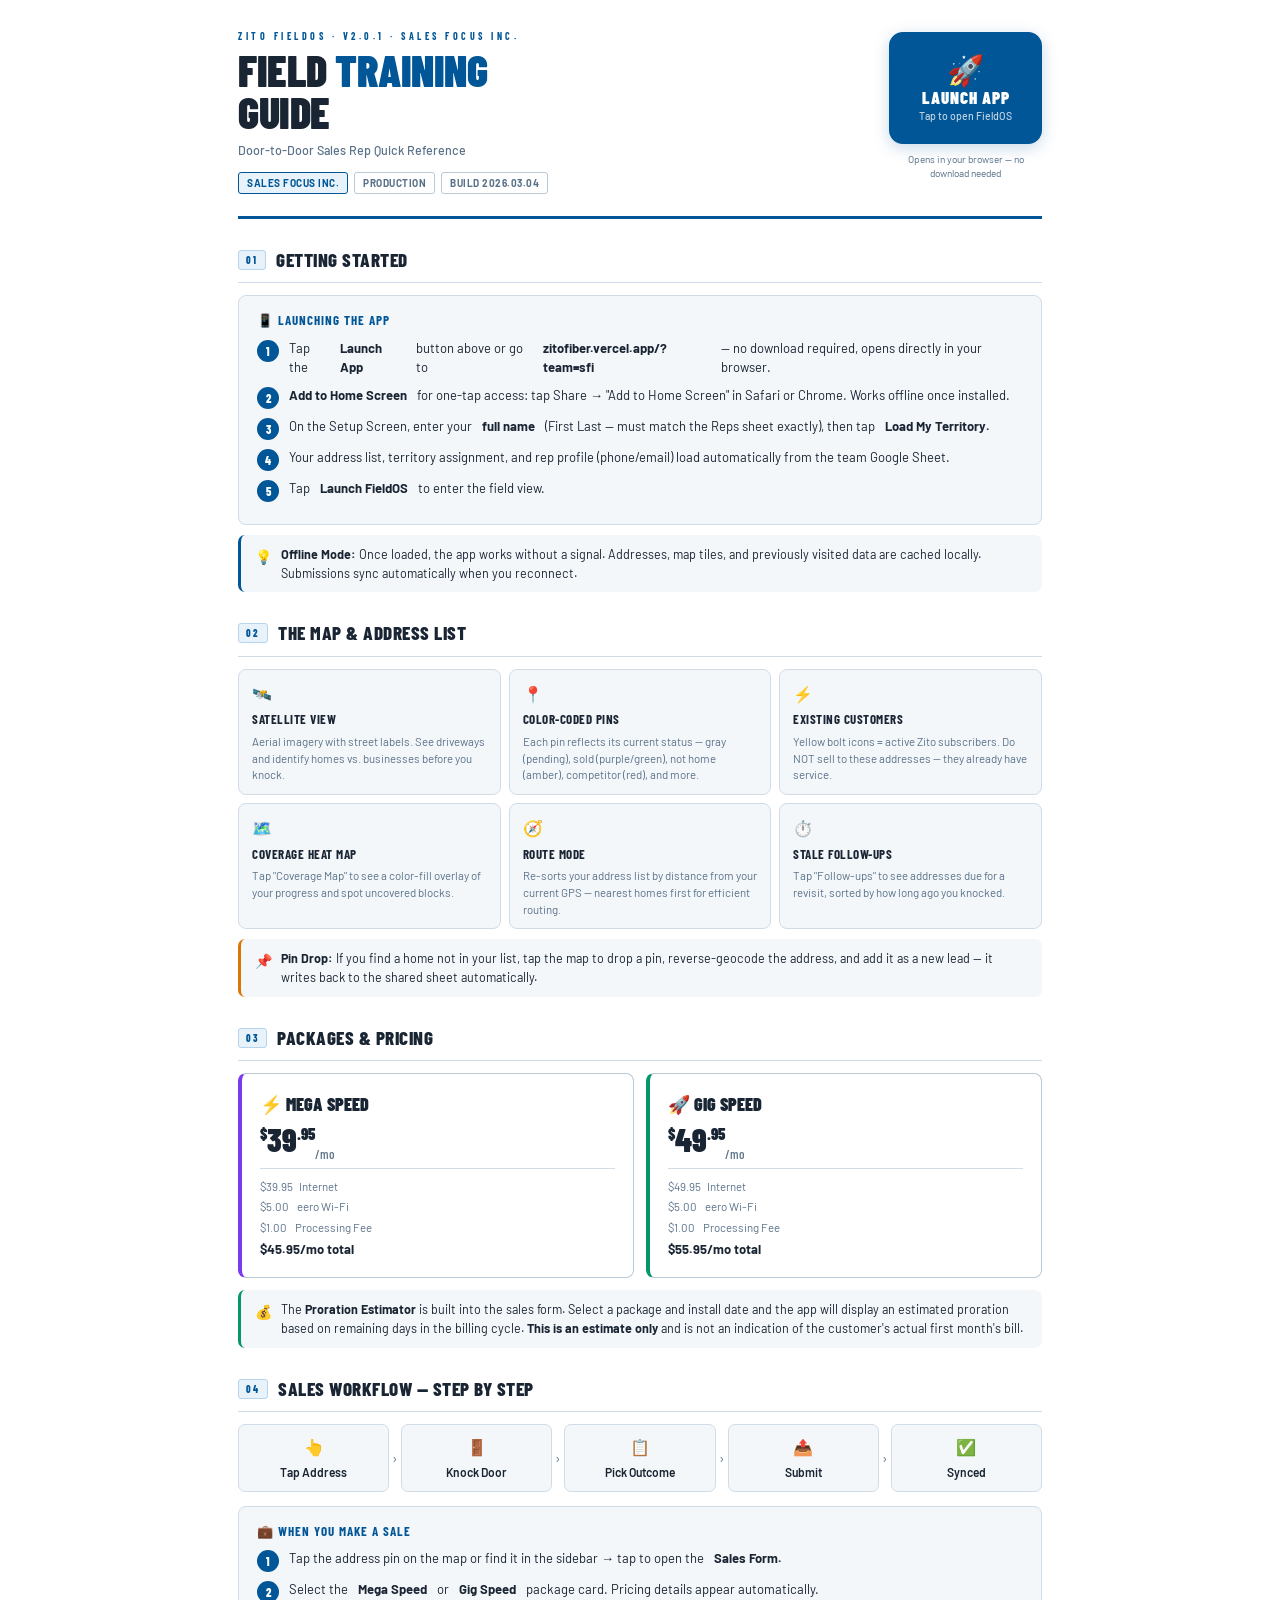
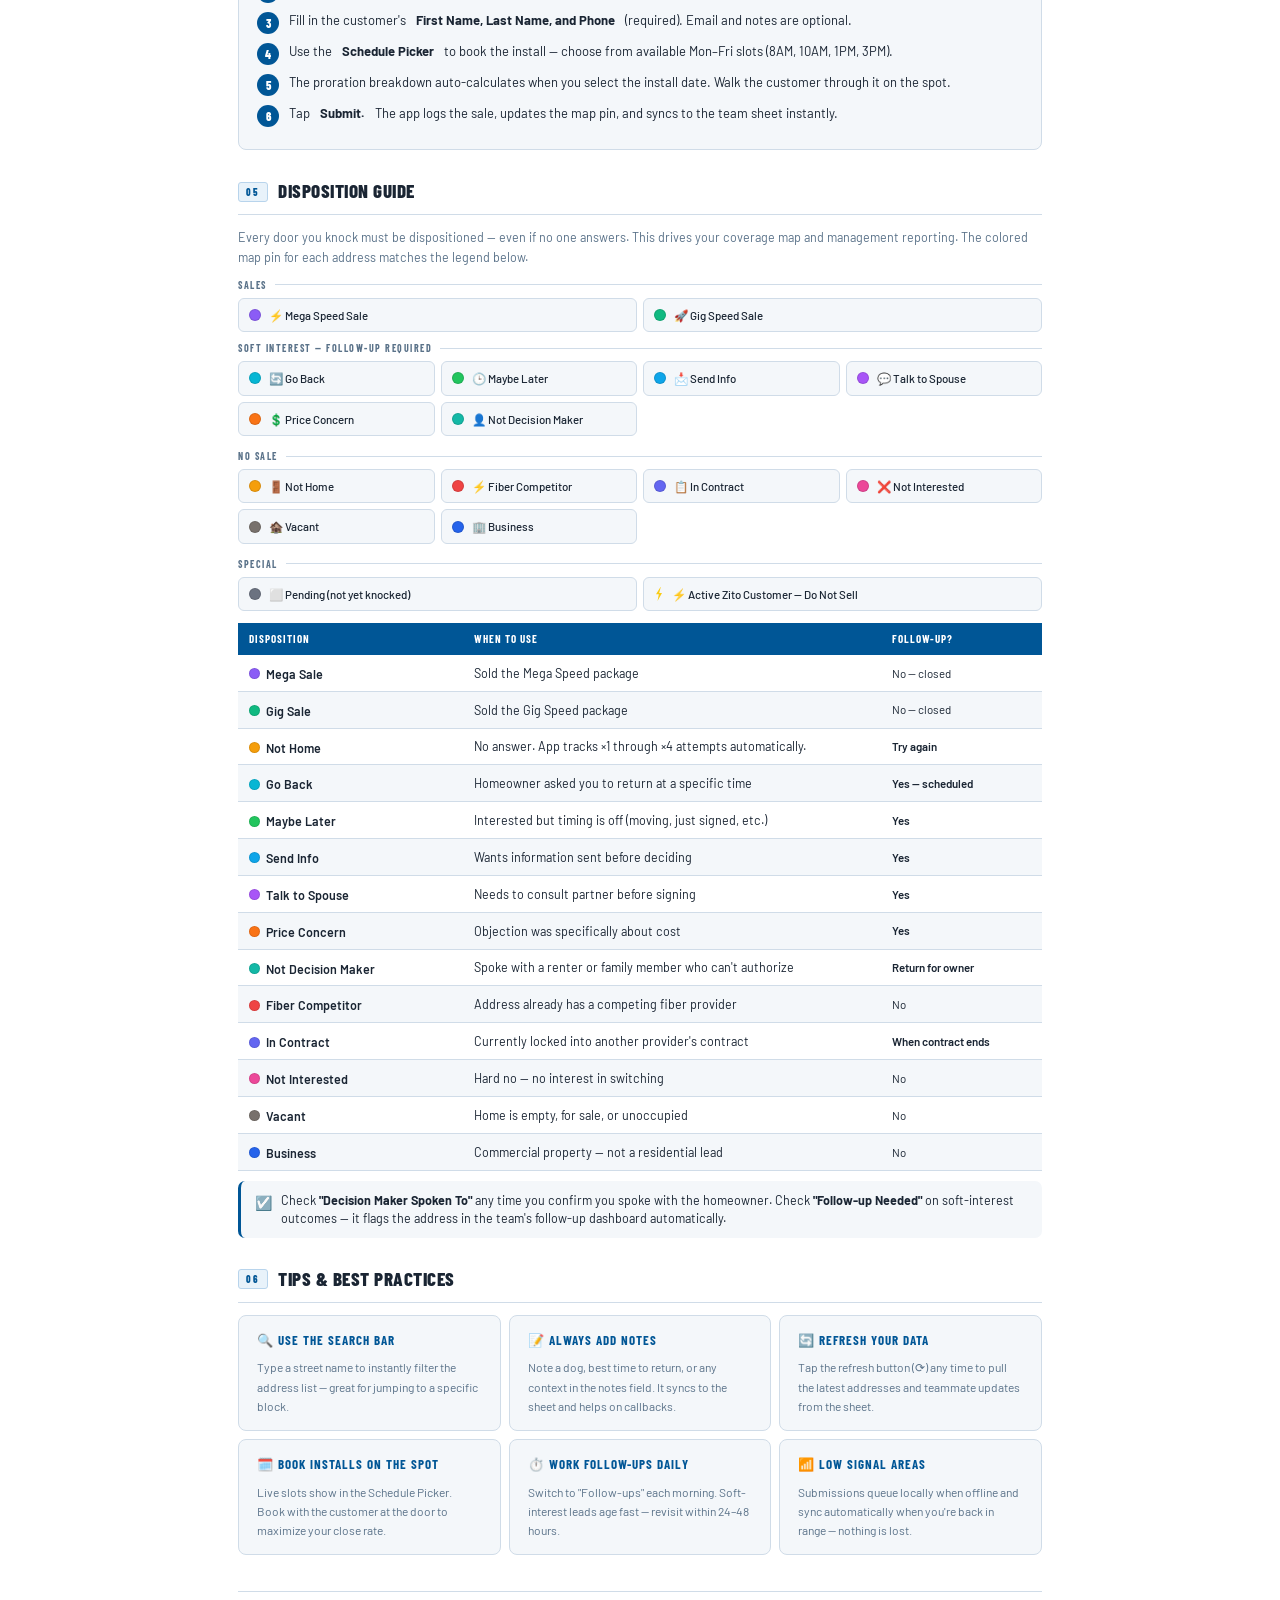
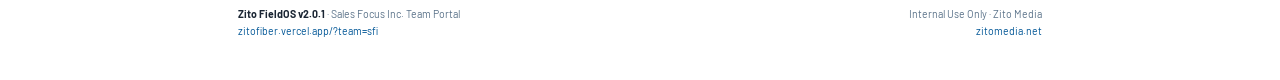
<file: training/index.html>
<!DOCTYPE html>
<html lang="en">
<head>
<meta charset="UTF-8">
<meta name="viewport" content="width=device-width, initial-scale=1.0">
<title>Zito FieldOS — Sales Focus Field Training Guide</title>
<link rel="preconnect" href="https://fonts.googleapis.com">
<link href="https://fonts.googleapis.com/css2?family=Barlow+Condensed:wght@400;600;700;800;900&family=Barlow:wght@400;500;600&display=swap" rel="stylesheet">
<style>
  :root {
    --blue:    #005696;
    --blue-lt: #e8f2fa;
    --border:  #d0dce8;
    --border2: #b8cad8;
    --text:    #1a2533;
    --muted:   #5a7289;
    --light:   #f4f7fa;
    --white:   #ffffff;
  }

  * { box-sizing: border-box; margin: 0; padding: 0; }

  body {
    background: #fff;
    color: var(--text);
    font-family: 'Barlow', sans-serif;
    font-size: 13.5px;
    line-height: 1.6;
    -webkit-print-color-adjust: exact;
    print-color-adjust: exact;
  }

  .page {
    max-width: 860px;
    margin: 0 auto;
    padding: 0 28px 40px;
  }

  /* ── HEADER ── */
  .header {
    border-bottom: 3px solid var(--blue);
    padding: 28px 0 22px;
    display: flex;
    align-items: flex-start;
    justify-content: space-between;
    gap: 24px;
  }
  .brand-line {
    font-family: 'Barlow Condensed', sans-serif;
    font-size: 10px;
    font-weight: 700;
    letter-spacing: 3.5px;
    text-transform: uppercase;
    color: var(--blue);
    margin-bottom: 5px;
  }
  .header h1 {
    font-family: 'Barlow Condensed', sans-serif;
    font-size: 44px;
    font-weight: 900;
    line-height: .95;
    color: var(--text);
    text-transform: uppercase;
    letter-spacing: -0.5px;
  }
  .header h1 span { color: var(--blue); }
  .header-sub {
    font-size: 12.5px;
    color: var(--muted);
    margin-top: 7px;
    font-weight: 500;
  }
  .header-badges {
    display: flex;
    flex-wrap: wrap;
    gap: 6px;
    margin-top: 12px;
  }
  .badge {
    border: 1px solid var(--border2);
    border-radius: 3px;
    padding: 2px 8px;
    font-size: 10px;
    font-weight: 700;
    letter-spacing: .5px;
    text-transform: uppercase;
    color: var(--muted);
  }
  .badge.blue { border-color: var(--blue); color: var(--blue); background: var(--blue-lt); }

  /* ── LAUNCH BUTTON ── */
  .header-cta {
    flex-shrink: 0;
    display: flex;
    flex-direction: column;
    align-items: center;
    gap: 8px;
    padding-top: 4px;
  }
  .launch-btn {
    display: flex;
    flex-direction: column;
    align-items: center;
    justify-content: center;
    gap: 5px;
    background: var(--blue);
    color: #fff;
    text-decoration: none;
    border-radius: 14px;
    padding: 20px 28px;
    min-width: 150px;
    text-align: center;
    box-shadow: 0 4px 16px rgba(0,86,150,.22);
    border: 2px solid var(--blue);
    transition: background .15s, transform .1s, box-shadow .15s;
  }
  .launch-btn:hover  { background: #004a80; box-shadow: 0 6px 22px rgba(0,86,150,.32); }
  .launch-btn:active { background: #003d6b; transform: scale(.98); }
  .launch-btn-icon  { font-size: 30px; line-height: 1; }
  .launch-btn-label {
    font-family: 'Barlow Condensed', sans-serif;
    font-size: 17px;
    font-weight: 900;
    text-transform: uppercase;
    letter-spacing: 1px;
    line-height: 1;
  }
  .launch-btn-sub {
    font-size: 10.5px;
    opacity: .75;
    line-height: 1;
    font-weight: 500;
  }
  .cta-hint {
    font-size: 10px;
    color: var(--muted);
    text-align: center;
    max-width: 150px;
    line-height: 1.4;
  }

  /* ── SECTIONS ── */
  .page-body { padding-top: 26px; }
  .section { margin-bottom: 26px; }
  .section-head {
    display: flex;
    align-items: center;
    gap: 10px;
    margin-bottom: 12px;
    padding-bottom: 7px;
    border-bottom: 1.5px solid var(--border);
  }
  .section-num {
    font-family: 'Barlow Condensed', sans-serif;
    font-size: 10px;
    font-weight: 800;
    letter-spacing: 2px;
    color: var(--blue);
    background: var(--blue-lt);
    border: 1px solid #b8d4ec;
    border-radius: 3px;
    padding: 1px 7px;
    text-transform: uppercase;
  }
  .section-title {
    font-family: 'Barlow Condensed', sans-serif;
    font-size: 19px;
    font-weight: 800;
    text-transform: uppercase;
    letter-spacing: .5px;
    color: var(--text);
  }

  /* ── CARDS ── */
  .card {
    background: var(--light);
    border: 1px solid var(--border);
    border-radius: 8px;
    padding: 14px 18px;
    margin-bottom: 10px;
  }
  .card-title {
    font-family: 'Barlow Condensed', sans-serif;
    font-size: 13px;
    font-weight: 700;
    text-transform: uppercase;
    letter-spacing: 1px;
    color: var(--blue);
    margin-bottom: 8px;
  }

  .step-list { counter-reset: step; list-style: none; }
  .step-list li {
    counter-increment: step;
    display: flex;
    align-items: flex-start;
    gap: 10px;
    margin-bottom: 8px;
    font-size: 13px;
    line-height: 1.5;
  }
  .step-list li::before {
    content: counter(step);
    flex-shrink: 0;
    width: 22px; height: 22px;
    border-radius: 50%;
    background: var(--blue);
    color: #fff;
    font-family: 'Barlow Condensed', sans-serif;
    font-weight: 800;
    font-size: 12px;
    display: flex;
    align-items: center;
    justify-content: center;
    margin-top: 1px;
  }

  /* ── PACKAGES ── */
  .pkg-grid {
    display: grid;
    grid-template-columns: 1fr 1fr;
    gap: 12px;
    margin-bottom: 12px;
  }
  .pkg-card {
    border: 1.5px solid var(--border2);
    border-radius: 8px;
    padding: 16px 18px;
  }
  .pkg-card.mega { border-left: 4px solid #7c3aed; }
  .pkg-card.gig  { border-left: 4px solid #059669; }
  .pkg-name {
    font-family: 'Barlow Condensed', sans-serif;
    font-size: 18px; font-weight: 900;
    text-transform: uppercase;
    color: var(--text); margin-bottom: 4px;
  }
  .pkg-price {
    font-family: 'Barlow Condensed', sans-serif;
    font-size: 32px; font-weight: 900;
    color: var(--text); line-height: 1; margin: 4px 0;
  }
  .pkg-price sup { font-size: 16px; vertical-align: super; }
  .pkg-price sub { font-size: 13px; font-weight: 500; color: var(--muted); }
  .pkg-breakdown {
    font-size: 11.5px; color: var(--muted);
    margin-top: 6px; line-height: 1.8;
    border-top: 1px solid var(--border); padding-top: 7px;
  }
  .pkg-breakdown .total { font-weight: 700; color: var(--text); font-size: 13px; }

  /* ── MAP FEATURES ── */
  .feature-grid {
    display: grid;
    grid-template-columns: 1fr 1fr 1fr;
    gap: 8px;
  }
  .feature-item {
    border: 1px solid var(--border);
    border-radius: 8px;
    padding: 11px 13px;
    background: var(--light);
  }
  .feature-icon { font-size: 16px; margin-bottom: 3px; }
  .feature-title {
    font-family: 'Barlow Condensed', sans-serif;
    font-size: 13px; font-weight: 700;
    text-transform: uppercase; letter-spacing: .5px;
    color: var(--text); margin-bottom: 3px;
  }
  .feature-desc { font-size: 11.5px; color: var(--muted); line-height: 1.45; }

  /* ── TIP BOXES ── */
  .tip-box {
    border-radius: 7px; padding: 10px 14px;
    display: flex; gap: 9px;
    align-items: flex-start;
    font-size: 12.5px; line-height: 1.5;
    border-left: 3px solid; background: var(--light);
  }
  .tip-box.blue  { border-color: var(--blue); }
  .tip-box.green { border-color: #059669; }
  .tip-box.amber { border-color: #d97706; }
  .tip-box .tip-icon { font-size: 14px; flex-shrink: 0; margin-top: 1px; }

  /* ── WORKFLOW ── */
  .flow {
    display: flex; align-items: stretch;
    flex-wrap: nowrap; margin-bottom: 14px;
  }
  .flow-step {
    background: var(--light); border: 1px solid var(--border);
    border-radius: 7px; padding: 9px 12px;
    font-size: 12px; font-weight: 600;
    text-align: center; flex: 1; min-width: 80px;
  }
  .flow-step .fs-icon { font-size: 16px; display: block; margin-bottom: 3px; }
  .flow-arrow {
    display: flex; align-items: center; justify-content: center;
    color: var(--muted); font-size: 14px; padding: 0 3px; flex-shrink: 0;
  }

  /* ── DISPOSITIONS ── */
  .rules-table { width: 100%; border-collapse: collapse; font-size: 12.5px; }
  .rules-table th {
    background: var(--blue); color: #fff;
    font-family: 'Barlow Condensed', sans-serif;
    font-size: 11px; text-transform: uppercase; letter-spacing: 1px;
    padding: 7px 11px; text-align: left; font-weight: 700;
  }
  .rules-table td {
    padding: 7px 11px; border-bottom: 1px solid var(--border);
    vertical-align: middle; color: var(--text);
  }
  .rules-table tr:nth-child(even) td { background: var(--light); }
  .followup-yes   { color: #1a6b3c; font-weight: 600; font-size: 11.5px; }
  .followup-no    { color: var(--muted); font-size: 11.5px; }
  .followup-maybe { color: #7a4f00; font-weight: 600; font-size: 11.5px; }

  .tips-grid { display: grid; grid-template-columns: 1fr 1fr 1fr; gap: 8px; }

  /* ── LEGEND ── */
  .legend-grid {
    display: grid; grid-template-columns: repeat(4, 1fr);
    gap: 6px; margin-bottom: 12px;
  }
  .legend-item {
    display: flex; align-items: center; gap: 8px;
    padding: 7px 10px; border: 1px solid var(--border);
    border-radius: 6px; background: var(--light);
    font-size: 11.5px; font-weight: 500;
  }
  .legend-dot {
    width: 12px; height: 12px; border-radius: 50%;
    flex-shrink: 0; border: 1px solid rgba(0,0,0,.12);
  }
  .legend-bolt {
    width: 10px; height: 14px; flex-shrink: 0;
    clip-path: polygon(65% 0%,20% 52%,48% 52%,35% 100%,80% 42%,52% 42%,68% 0%);
  }
  .legend-group-label {
    font-family: 'Barlow Condensed', sans-serif;
    font-size: 10px; font-weight: 700;
    text-transform: uppercase; letter-spacing: 1.5px;
    color: var(--muted); margin: 8px 0 5px;
    display: flex; align-items: center; gap: 8px;
  }
  .legend-group-label::after {
    content: ''; flex: 1; height: 1px; background: var(--border);
  }
  .dispo-row-dot {
    width: 11px; height: 11px; border-radius: 50%;
    display: inline-block; vertical-align: middle;
    margin-right: 6px; border: 1px solid rgba(0,0,0,.1);
  }
  .dispo-label { font-size: 12.5px; font-weight: 600; vertical-align: middle; }

  /* ── FOOTER ── */
  .footer {
    margin-top: 36px; padding-top: 14px;
    border-top: 1.5px solid var(--border);
    display: flex; justify-content: space-between; align-items: center;
    font-size: 10.5px; color: var(--muted);
  }
  .footer strong { color: var(--text); }
  .footer a { color: var(--blue); text-decoration: none; }

  /* ── PRINT ── */
  @media print {
    @page { margin: 0.6in 0.55in; }
    body { font-size: 12.5px; }
    .header h1 { font-size: 38px; }
    .section { page-break-inside: avoid; }
    .pkg-grid, .rules-table tr { page-break-inside: avoid; }
    .rules-table { page-break-inside: auto; }
    .launch-btn { box-shadow: none !important; }
  }

  /* ── MOBILE ── */
  @media (max-width: 600px) {
    .page { padding: 0 16px 32px; }
    .header { flex-direction: column; gap: 0; }
    .header h1 { font-size: 36px; }
    .header-cta {
      flex-direction: row;
      align-items: center;
      justify-content: flex-start;
      width: 100%;
      margin-top: 16px;
      padding-top: 16px;
      border-top: 1px solid var(--border);
      gap: 12px;
    }
    .launch-btn {
      flex-direction: row;
      padding: 14px 20px;
      gap: 10px;
      min-width: unset;
      flex: 1;
      border-radius: 10px;
    }
    .launch-btn-icon { font-size: 22px; }
    .cta-hint { text-align: left; max-width: 140px; }
    .feature-grid { grid-template-columns: 1fr 1fr; }
    .pkg-grid { grid-template-columns: 1fr; }
    .legend-grid { grid-template-columns: repeat(2, 1fr); }
    .tips-grid { grid-template-columns: 1fr 1fr; }
    .flow { flex-wrap: wrap; gap: 6px; }
    .flow-arrow { display: none; }
    .flow-step { min-width: calc(50% - 4px); flex: unset; }
    .rules-table th:last-child,
    .rules-table td:last-child { display: none; }
  }
</style>
</head>
<body>
<div class="page">

  <div class="header">
    <div class="header-left">
      <div class="brand-line">Zito FieldOS · v2.0.1 · Sales Focus Inc.</div>
      <h1>Field <span>Training</span><br>Guide</h1>
      <div class="header-sub">Door-to-Door Sales Rep Quick Reference</div>
      <div class="header-badges">
        <span class="badge blue">Sales Focus Inc.</span>
        <span class="badge">Production</span>
        <span class="badge">Build 2026.03.04</span>
      </div>
    </div>
    <div class="header-cta">
      <a class="launch-btn" href="https://zitofiber.vercel.app/?team=sfi" target="_blank" rel="noopener">
        <span class="launch-btn-icon">🚀</span>
        <span class="launch-btn-label">Launch App</span>
        <span class="launch-btn-sub">Tap to open FieldOS</span>
      </a>
      <div class="cta-hint">Opens in your browser — no download needed</div>
    </div>
  </div>

  <div class="page-body">

    <!-- 01 GETTING STARTED -->
    <div class="section">
      <div class="section-head">
        <span class="section-num">01</span>
        <span class="section-title">Getting Started</span>
      </div>
      <div class="card">
        <div class="card-title">📱 Launching the App</div>
        <ol class="step-list">
          <li>Tap the <strong>Launch App</strong> button above or go to <strong>zitofiber.vercel.app/?team=sfi</strong> — no download required, opens directly in your browser.</li>
          <li><strong>Add to Home Screen</strong> for one-tap access: tap Share → "Add to Home Screen" in Safari or Chrome. Works offline once installed.</li>
          <li>On the Setup Screen, enter your <strong>full name</strong> (First Last — must match the Reps sheet exactly), then tap <strong>Load My Territory.</strong></li>
          <li>Your address list, territory assignment, and rep profile (phone/email) load automatically from the team Google Sheet.</li>
          <li>Tap <strong>Launch FieldOS</strong> to enter the field view.</li>
        </ol>
      </div>
      <div class="tip-box blue">
        <span class="tip-icon">💡</span>
        <div><strong>Offline Mode:</strong> Once loaded, the app works without a signal. Addresses, map tiles, and previously visited data are cached locally. Submissions sync automatically when you reconnect.</div>
      </div>
    </div>

    <!-- 02 MAP & ADDRESS LIST -->
    <div class="section">
      <div class="section-head">
        <span class="section-num">02</span>
        <span class="section-title">The Map & Address List</span>
      </div>
      <div class="feature-grid">
        <div class="feature-item">
          <div class="feature-icon">🛰️</div>
          <div class="feature-title">Satellite View</div>
          <div class="feature-desc">Aerial imagery with street labels. See driveways and identify homes vs. businesses before you knock.</div>
        </div>
        <div class="feature-item">
          <div class="feature-icon">📍</div>
          <div class="feature-title">Color-Coded Pins</div>
          <div class="feature-desc">Each pin reflects its current status — gray (pending), sold (purple/green), not home (amber), competitor (red), and more.</div>
        </div>
        <div class="feature-item">
          <div class="feature-icon">⚡</div>
          <div class="feature-title">Existing Customers</div>
          <div class="feature-desc">Yellow bolt icons = active Zito subscribers. Do NOT sell to these addresses — they already have service.</div>
        </div>
        <div class="feature-item">
          <div class="feature-icon">🗺️</div>
          <div class="feature-title">Coverage Heat Map</div>
          <div class="feature-desc">Tap "Coverage Map" to see a color-fill overlay of your progress and spot uncovered blocks.</div>
        </div>
        <div class="feature-item">
          <div class="feature-icon">🧭</div>
          <div class="feature-title">Route Mode</div>
          <div class="feature-desc">Re-sorts your address list by distance from your current GPS — nearest homes first for efficient routing.</div>
        </div>
        <div class="feature-item">
          <div class="feature-icon">⏱️</div>
          <div class="feature-title">Stale Follow-ups</div>
          <div class="feature-desc">Tap "Follow-ups" to see addresses due for a revisit, sorted by how long ago you knocked.</div>
        </div>
      </div>
      <div style="margin-top:10px">
        <div class="tip-box amber">
          <span class="tip-icon">📌</span>
          <div><strong>Pin Drop:</strong> If you find a home not in your list, tap the map to drop a pin, reverse-geocode the address, and add it as a new lead — it writes back to the shared sheet automatically.</div>
        </div>
      </div>
    </div>

    <!-- 03 PACKAGES & PRICING -->
    <div class="section">
      <div class="section-head">
        <span class="section-num">03</span>
        <span class="section-title">Packages & Pricing</span>
      </div>
      <div class="pkg-grid">
        <div class="pkg-card mega">
          <div class="pkg-name">⚡ Mega Speed</div>
          <div class="pkg-price"><sup>$</sup>39<sup>.95</sup><sub>/mo</sub></div>
          <div class="pkg-breakdown">
            $39.95 &nbsp; Internet<br>
            $5.00 &nbsp;&nbsp; eero Wi-Fi<br>
            $1.00 &nbsp;&nbsp; Processing Fee<br>
            <span class="total">$45.95/mo total</span>
          </div>
        </div>
        <div class="pkg-card gig">
          <div class="pkg-name">🚀 Gig Speed</div>
          <div class="pkg-price"><sup>$</sup>49<sup>.95</sup><sub>/mo</sub></div>
          <div class="pkg-breakdown">
            $49.95 &nbsp; Internet<br>
            $5.00 &nbsp;&nbsp; eero Wi-Fi<br>
            $1.00 &nbsp;&nbsp; Processing Fee<br>
            <span class="total">$55.95/mo total</span>
          </div>
        </div>
      </div>
      <div class="tip-box green">
        <span class="tip-icon">💰</span>
        <div>The <strong>Proration Estimator</strong> is built into the sales form. Select a package and install date and the app will display an estimated proration based on remaining days in the billing cycle. <strong>This is an estimate only</strong> and is not an indication of the customer's actual first month's bill.</div>
      </div>
    </div>

    <!-- 04 SALES WORKFLOW -->
    <div class="section">
      <div class="section-head">
        <span class="section-num">04</span>
        <span class="section-title">Sales Workflow — Step by Step</span>
      </div>
      <div class="flow">
        <div class="flow-step"><span class="fs-icon">👆</span>Tap Address</div>
        <div class="flow-arrow">›</div>
        <div class="flow-step"><span class="fs-icon">🚪</span>Knock Door</div>
        <div class="flow-arrow">›</div>
        <div class="flow-step"><span class="fs-icon">📋</span>Pick Outcome</div>
        <div class="flow-arrow">›</div>
        <div class="flow-step"><span class="fs-icon">📤</span>Submit</div>
        <div class="flow-arrow">›</div>
        <div class="flow-step"><span class="fs-icon">✅</span>Synced</div>
      </div>
      <div class="card">
        <div class="card-title">💼 When You Make a Sale</div>
        <ol class="step-list">
          <li>Tap the address pin on the map or find it in the sidebar → tap to open the <strong>Sales Form.</strong></li>
          <li>Select the <strong>Mega Speed</strong> or <strong>Gig Speed</strong> package card. Pricing details appear automatically.</li>
          <li>Fill in the customer's <strong>First Name, Last Name, and Phone</strong> (required). Email and notes are optional.</li>
          <li>Use the <strong>Schedule Picker</strong> to book the install — choose from available Mon–Fri slots (8AM, 10AM, 1PM, 3PM).</li>
          <li>The proration breakdown auto-calculates when you select the install date. Walk the customer through it on the spot.</li>
          <li>Tap <strong>Submit.</strong> The app logs the sale, updates the map pin, and syncs to the team sheet instantly.</li>
        </ol>
      </div>
    </div>

    <!-- 05 DISPOSITIONS -->
    <div class="section">
      <div class="section-head">
        <span class="section-num">05</span>
        <span class="section-title">Disposition Guide</span>
      </div>
      <p style="font-size:12.5px;color:var(--muted);margin-bottom:10px">Every door you knock must be dispositioned — even if no one answers. This drives your coverage map and management reporting. The colored map pin for each address matches the legend below.</p>

      <div class="legend-group-label">Sales</div>
      <div class="legend-grid" style="grid-template-columns: repeat(2,1fr); margin-bottom:6px;">
        <div class="legend-item"><div class="legend-dot" style="background:#8b5cf6"></div>⚡ Mega Speed Sale</div>
        <div class="legend-item"><div class="legend-dot" style="background:#10b981"></div>🚀 Gig Speed Sale</div>
      </div>

      <div class="legend-group-label">Soft Interest — Follow-up Required</div>
      <div class="legend-grid">
        <div class="legend-item"><div class="legend-dot" style="background:#06b6d4"></div>🔄 Go Back</div>
        <div class="legend-item"><div class="legend-dot" style="background:#22c55e"></div>🕒 Maybe Later</div>
        <div class="legend-item"><div class="legend-dot" style="background:#0ea5e9"></div>📩 Send Info</div>
        <div class="legend-item"><div class="legend-dot" style="background:#a855f7"></div>💬 Talk to Spouse</div>
        <div class="legend-item"><div class="legend-dot" style="background:#f97316"></div>💲 Price Concern</div>
        <div class="legend-item"><div class="legend-dot" style="background:#14b8a6"></div>👤 Not Decision Maker</div>
      </div>

      <div class="legend-group-label">No Sale</div>
      <div class="legend-grid">
        <div class="legend-item"><div class="legend-dot" style="background:#f59e0b"></div>🚪 Not Home</div>
        <div class="legend-item"><div class="legend-dot" style="background:#ef4444"></div>⚡ Fiber Competitor</div>
        <div class="legend-item"><div class="legend-dot" style="background:#6366f1"></div>📋 In Contract</div>
        <div class="legend-item"><div class="legend-dot" style="background:#ec4899"></div>❌ Not Interested</div>
        <div class="legend-item"><div class="legend-dot" style="background:#78716c"></div>🏚️ Vacant</div>
        <div class="legend-item"><div class="legend-dot" style="background:#2563eb"></div>🏢 Business</div>
      </div>

      <div class="legend-group-label">Special</div>
      <div class="legend-grid" style="grid-template-columns: repeat(2,1fr); margin-bottom:12px;">
        <div class="legend-item"><div class="legend-dot" style="background:#6b7280"></div>⬜ Pending (not yet knocked)</div>
        <div class="legend-item"><div class="legend-bolt" style="background:#facc15"></div>⚡ Active Zito Customer — Do Not Sell</div>
      </div>

      <table class="rules-table">
        <thead>
          <tr>
            <th style="width:28%">Disposition</th>
            <th style="width:52%">When to Use</th>
            <th style="width:20%">Follow-Up?</th>
          </tr>
        </thead>
        <tbody>
          <tr>
            <td><span class="dispo-row-dot" style="background:#8b5cf6"></span><span class="dispo-label">Mega Sale</span></td>
            <td>Sold the Mega Speed package</td>
            <td class="followup-no">No — closed</td>
          </tr>
          <tr>
            <td><span class="dispo-row-dot" style="background:#10b981"></span><span class="dispo-label">Gig Sale</span></td>
            <td>Sold the Gig Speed package</td>
            <td class="followup-no">No — closed</td>
          </tr>
          <tr>
            <td><span class="dispo-row-dot" style="background:#f59e0b"></span><span class="dispo-label">Not Home</span></td>
            <td>No answer. App tracks ×1 through ×4 attempts automatically.</td>
            <td class="followup-maybe">Try again</td>
          </tr>
          <tr>
            <td><span class="dispo-row-dot" style="background:#06b6d4"></span><span class="dispo-label">Go Back</span></td>
            <td>Homeowner asked you to return at a specific time</td>
            <td class="followup-yes">Yes — scheduled</td>
          </tr>
          <tr>
            <td><span class="dispo-row-dot" style="background:#22c55e"></span><span class="dispo-label">Maybe Later</span></td>
            <td>Interested but timing is off (moving, just signed, etc.)</td>
            <td class="followup-yes">Yes</td>
          </tr>
          <tr>
            <td><span class="dispo-row-dot" style="background:#0ea5e9"></span><span class="dispo-label">Send Info</span></td>
            <td>Wants information sent before deciding</td>
            <td class="followup-yes">Yes</td>
          </tr>
          <tr>
            <td><span class="dispo-row-dot" style="background:#a855f7"></span><span class="dispo-label">Talk to Spouse</span></td>
            <td>Needs to consult partner before signing</td>
            <td class="followup-yes">Yes</td>
          </tr>
          <tr>
            <td><span class="dispo-row-dot" style="background:#f97316"></span><span class="dispo-label">Price Concern</span></td>
            <td>Objection was specifically about cost</td>
            <td class="followup-yes">Yes</td>
          </tr>
          <tr>
            <td><span class="dispo-row-dot" style="background:#14b8a6"></span><span class="dispo-label">Not Decision Maker</span></td>
            <td>Spoke with a renter or family member who can't authorize</td>
            <td class="followup-yes">Return for owner</td>
          </tr>
          <tr>
            <td><span class="dispo-row-dot" style="background:#ef4444"></span><span class="dispo-label">Fiber Competitor</span></td>
            <td>Address already has a competing fiber provider</td>
            <td class="followup-no">No</td>
          </tr>
          <tr>
            <td><span class="dispo-row-dot" style="background:#6366f1"></span><span class="dispo-label">In Contract</span></td>
            <td>Currently locked into another provider's contract</td>
            <td class="followup-maybe">When contract ends</td>
          </tr>
          <tr>
            <td><span class="dispo-row-dot" style="background:#ec4899"></span><span class="dispo-label">Not Interested</span></td>
            <td>Hard no — no interest in switching</td>
            <td class="followup-no">No</td>
          </tr>
          <tr>
            <td><span class="dispo-row-dot" style="background:#78716c"></span><span class="dispo-label">Vacant</span></td>
            <td>Home is empty, for sale, or unoccupied</td>
            <td class="followup-no">No</td>
          </tr>
          <tr>
            <td><span class="dispo-row-dot" style="background:#2563eb"></span><span class="dispo-label">Business</span></td>
            <td>Commercial property — not a residential lead</td>
            <td class="followup-no">No</td>
          </tr>
        </tbody>
      </table>

      <div style="margin-top:10px">
        <div class="tip-box blue">
          <span class="tip-icon">☑️</span>
          <div>Check <strong>"Decision Maker Spoken To"</strong> any time you confirm you spoke with the homeowner. Check <strong>"Follow-up Needed"</strong> on soft-interest outcomes — it flags the address in the team's follow-up dashboard automatically.</div>
        </div>
      </div>
    </div>

    <!-- 06 TIPS & BEST PRACTICES -->
    <div class="section">
      <div class="section-head">
        <span class="section-num">06</span>
        <span class="section-title">Tips & Best Practices</span>
      </div>
      <div class="tips-grid">
        <div class="card" style="margin-bottom:0">
          <div class="card-title">🔍 Use the Search Bar</div>
          <p style="font-size:12px;color:var(--muted)">Type a street name to instantly filter the address list — great for jumping to a specific block.</p>
        </div>
        <div class="card" style="margin-bottom:0">
          <div class="card-title">📝 Always Add Notes</div>
          <p style="font-size:12px;color:var(--muted)">Note a dog, best time to return, or any context in the notes field. It syncs to the sheet and helps on callbacks.</p>
        </div>
        <div class="card" style="margin-bottom:0">
          <div class="card-title">🔄 Refresh Your Data</div>
          <p style="font-size:12px;color:var(--muted)">Tap the refresh button (⟳) any time to pull the latest addresses and teammate updates from the sheet.</p>
        </div>
        <div class="card" style="margin-bottom:0">
          <div class="card-title">🗓️ Book Installs on the Spot</div>
          <p style="font-size:12px;color:var(--muted)">Live slots show in the Schedule Picker. Book with the customer at the door to maximize your close rate.</p>
        </div>
        <div class="card" style="margin-bottom:0">
          <div class="card-title">⏱️ Work Follow-ups Daily</div>
          <p style="font-size:12px;color:var(--muted)">Switch to "Follow-ups" each morning. Soft-interest leads age fast — revisit within 24–48 hours.</p>
        </div>
        <div class="card" style="margin-bottom:0">
          <div class="card-title">📶 Low Signal Areas</div>
          <p style="font-size:12px;color:var(--muted)">Submissions queue locally when offline and sync automatically when you're back in range — nothing is lost.</p>
        </div>
      </div>
    </div>

    <!-- FOOTER -->
    <div class="footer">
      <div>
        <strong>Zito FieldOS v2.0.1</strong> · Sales Focus Inc. Team Portal<br>
        <a href="https://zitofiber.vercel.app/?team=sfi">zitofiber.vercel.app/?team=sfi</a>
      </div>
      <div style="text-align:right">
        Internal Use Only · Zito Media<br>
        <a href="https://www.zitomedia.net">zitomedia.net</a>
      </div>
    </div>

  </div>
</div>
</body>
</html>
</file>
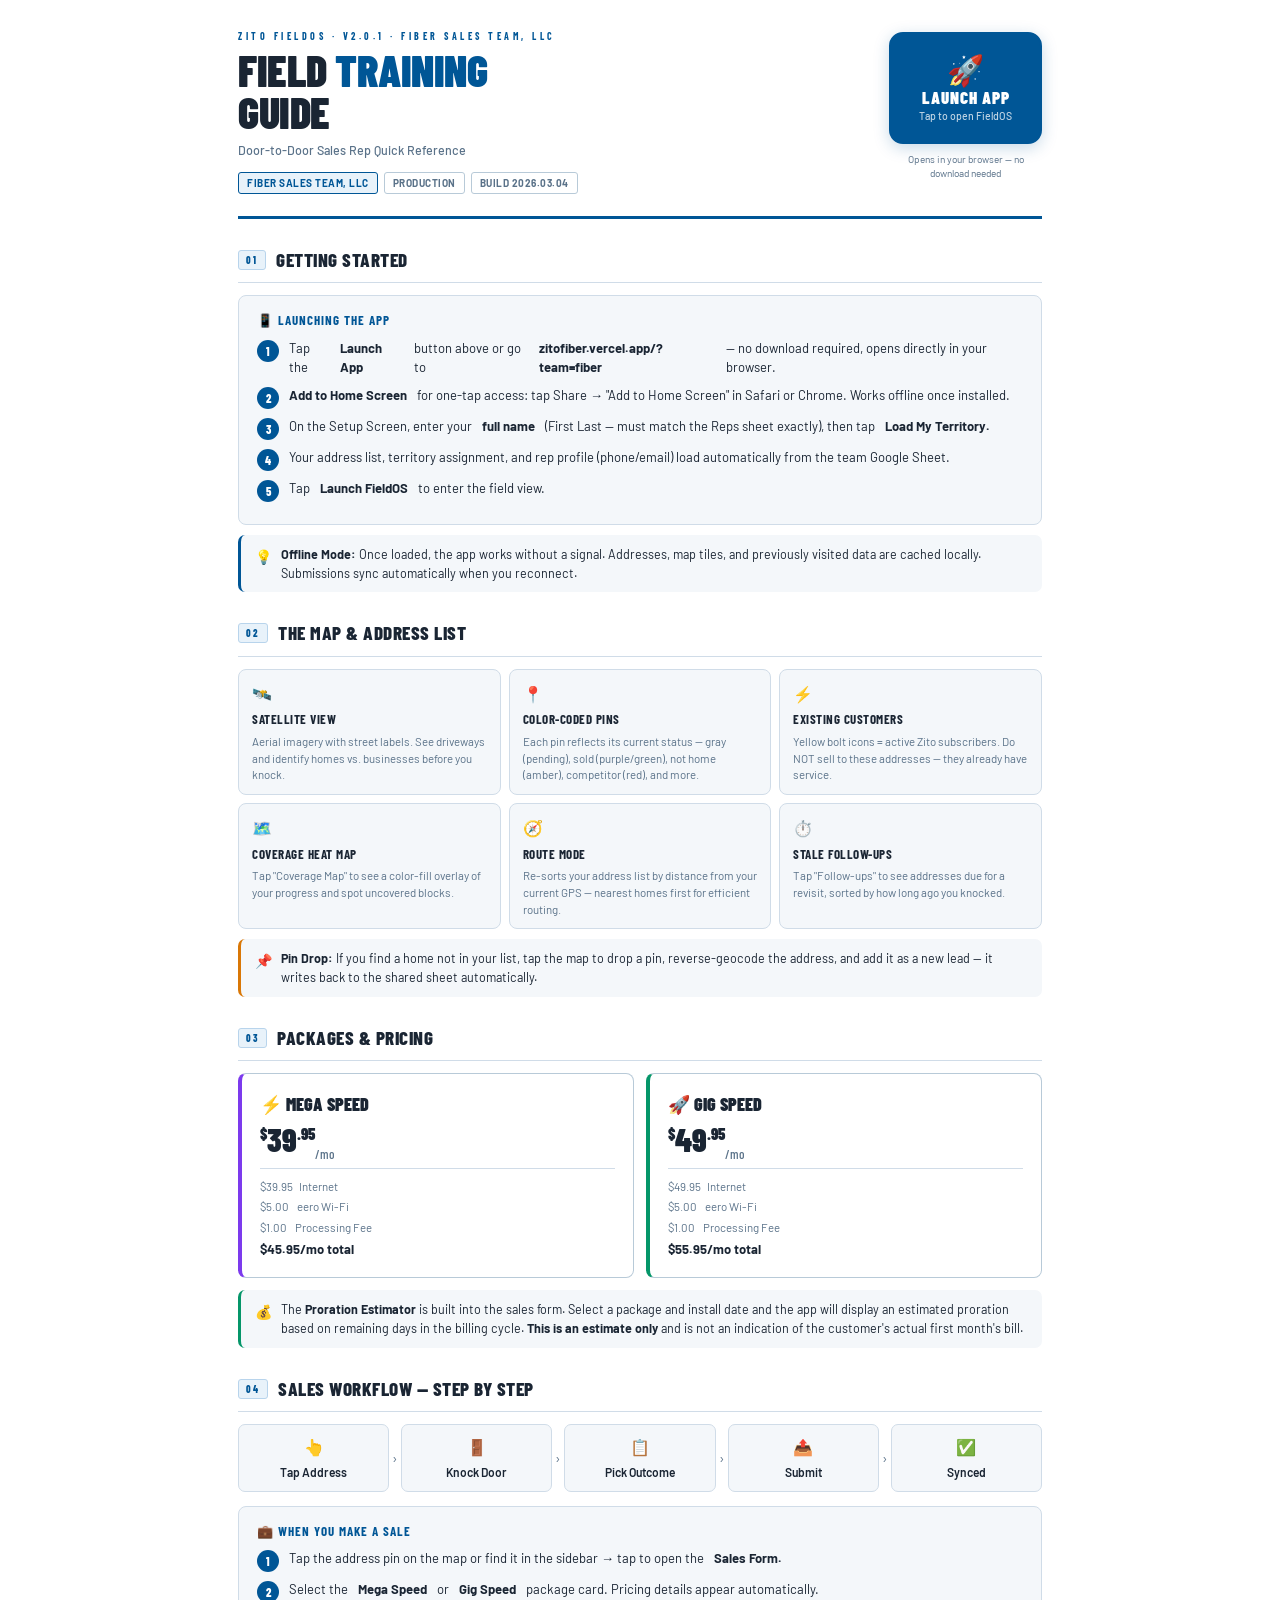
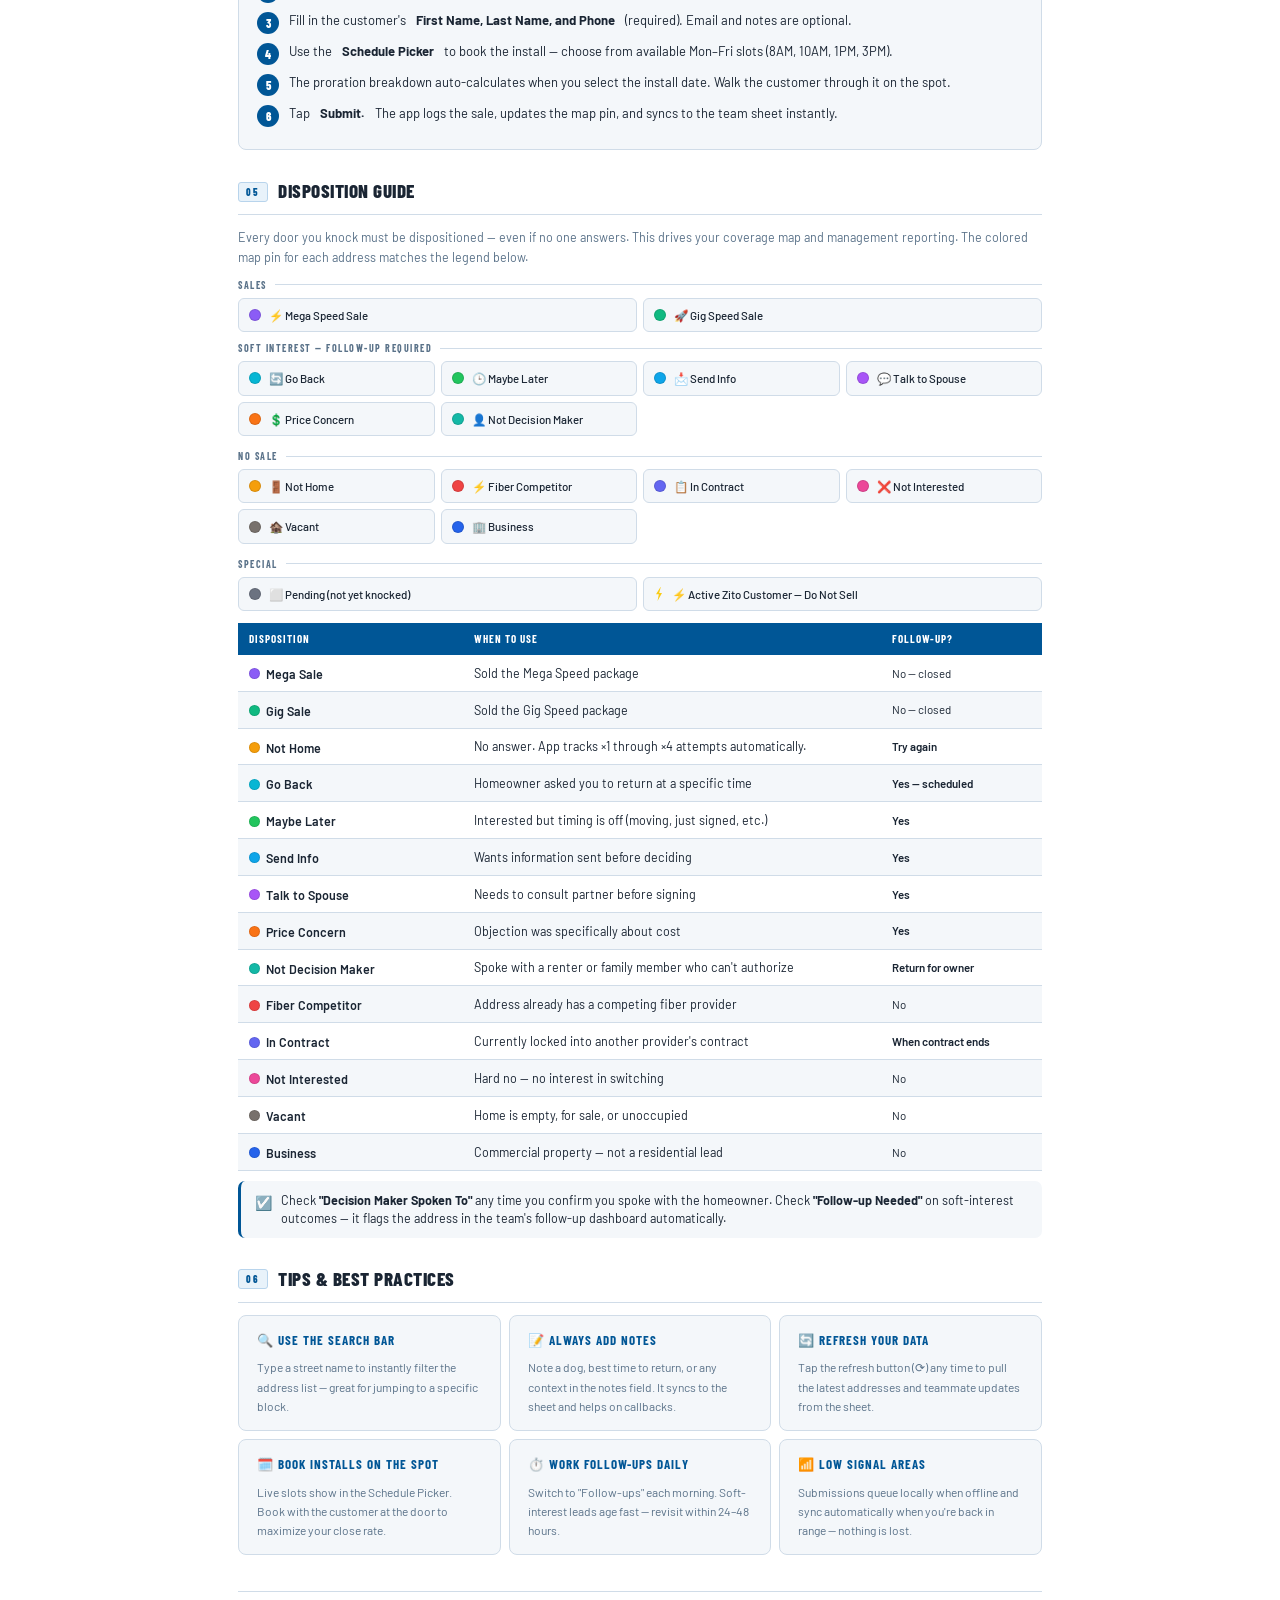
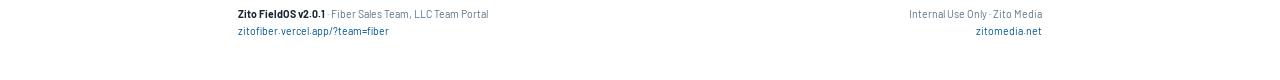
<file: training/fiber/index.html>
<!DOCTYPE html>
<html lang="en">
<head>
<meta charset="UTF-8">
<meta name="viewport" content="width=device-width, initial-scale=1.0">
<title>Zito FieldOS — Fiber Sales Team Field Training Guide</title>
<link rel="preconnect" href="https://fonts.googleapis.com">
<link href="https://fonts.googleapis.com/css2?family=Barlow+Condensed:wght@400;600;700;800;900&family=Barlow:wght@400;500;600&display=swap" rel="stylesheet">
<style>
  :root {
    --blue:    #005696;
    --blue-lt: #e8f2fa;
    --border:  #d0dce8;
    --border2: #b8cad8;
    --text:    #1a2533;
    --muted:   #5a7289;
    --light:   #f4f7fa;
    --white:   #ffffff;
  }
 
  * { box-sizing: border-box; margin: 0; padding: 0; }
 
  body {
    background: #fff;
    color: var(--text);
    font-family: 'Barlow', sans-serif;
    font-size: 13.5px;
    line-height: 1.6;
    -webkit-print-color-adjust: exact;
    print-color-adjust: exact;
  }
 
  .page {
    max-width: 860px;
    margin: 0 auto;
    padding: 0 28px 40px;
  }
 
  /* ── HEADER ── */
  .header {
    border-bottom: 3px solid var(--blue);
    padding: 28px 0 22px;
    display: flex;
    align-items: flex-start;
    justify-content: space-between;
    gap: 24px;
  }
  .brand-line {
    font-family: 'Barlow Condensed', sans-serif;
    font-size: 10px;
    font-weight: 700;
    letter-spacing: 3.5px;
    text-transform: uppercase;
    color: var(--blue);
    margin-bottom: 5px;
  }
  .header h1 {
    font-family: 'Barlow Condensed', sans-serif;
    font-size: 44px;
    font-weight: 900;
    line-height: .95;
    color: var(--text);
    text-transform: uppercase;
    letter-spacing: -0.5px;
  }
  .header h1 span { color: var(--blue); }
  .header-sub {
    font-size: 12.5px;
    color: var(--muted);
    margin-top: 7px;
    font-weight: 500;
  }
  .header-badges {
    display: flex;
    flex-wrap: wrap;
    gap: 6px;
    margin-top: 12px;
  }
  .badge {
    border: 1px solid var(--border2);
    border-radius: 3px;
    padding: 2px 8px;
    font-size: 10px;
    font-weight: 700;
    letter-spacing: .5px;
    text-transform: uppercase;
    color: var(--muted);
  }
  .badge.blue { border-color: var(--blue); color: var(--blue); background: var(--blue-lt); }
 
  /* ── LAUNCH BUTTON ── */
  .header-cta {
    flex-shrink: 0;
    display: flex;
    flex-direction: column;
    align-items: center;
    gap: 8px;
    padding-top: 4px;
  }
  .launch-btn {
    display: flex;
    flex-direction: column;
    align-items: center;
    justify-content: center;
    gap: 5px;
    background: var(--blue);
    color: #fff;
    text-decoration: none;
    border-radius: 14px;
    padding: 20px 28px;
    min-width: 150px;
    text-align: center;
    box-shadow: 0 4px 16px rgba(0,86,150,.22);
    border: 2px solid var(--blue);
    transition: background .15s, transform .1s, box-shadow .15s;
  }
  .launch-btn:hover  { background: #004a80; box-shadow: 0 6px 22px rgba(0,86,150,.32); }
  .launch-btn:active { background: #003d6b; transform: scale(.98); }
  .launch-btn-icon  { font-size: 30px; line-height: 1; }
  .launch-btn-label {
    font-family: 'Barlow Condensed', sans-serif;
    font-size: 17px;
    font-weight: 900;
    text-transform: uppercase;
    letter-spacing: 1px;
    line-height: 1;
  }
  .launch-btn-sub {
    font-size: 10.5px;
    opacity: .75;
    line-height: 1;
    font-weight: 500;
  }
  .cta-hint {
    font-size: 10px;
    color: var(--muted);
    text-align: center;
    max-width: 150px;
    line-height: 1.4;
  }
 
  /* ── SECTIONS ── */
  .page-body { padding-top: 26px; }
  .section { margin-bottom: 26px; }
  .section-head {
    display: flex;
    align-items: center;
    gap: 10px;
    margin-bottom: 12px;
    padding-bottom: 7px;
    border-bottom: 1.5px solid var(--border);
  }
  .section-num {
    font-family: 'Barlow Condensed', sans-serif;
    font-size: 10px;
    font-weight: 800;
    letter-spacing: 2px;
    color: var(--blue);
    background: var(--blue-lt);
    border: 1px solid #b8d4ec;
    border-radius: 3px;
    padding: 1px 7px;
    text-transform: uppercase;
  }
  .section-title {
    font-family: 'Barlow Condensed', sans-serif;
    font-size: 19px;
    font-weight: 800;
    text-transform: uppercase;
    letter-spacing: .5px;
    color: var(--text);
  }
 
  /* ── CARDS ── */
  .card {
    background: var(--light);
    border: 1px solid var(--border);
    border-radius: 8px;
    padding: 14px 18px;
    margin-bottom: 10px;
  }
  .card-title {
    font-family: 'Barlow Condensed', sans-serif;
    font-size: 13px;
    font-weight: 700;
    text-transform: uppercase;
    letter-spacing: 1px;
    color: var(--blue);
    margin-bottom: 8px;
  }
 
  .step-list { counter-reset: step; list-style: none; }
  .step-list li {
    counter-increment: step;
    display: flex;
    align-items: flex-start;
    gap: 10px;
    margin-bottom: 8px;
    font-size: 13px;
    line-height: 1.5;
  }
  .step-list li::before {
    content: counter(step);
    flex-shrink: 0;
    width: 22px; height: 22px;
    border-radius: 50%;
    background: var(--blue);
    color: #fff;
    font-family: 'Barlow Condensed', sans-serif;
    font-weight: 800;
    font-size: 12px;
    display: flex;
    align-items: center;
    justify-content: center;
    margin-top: 1px;
  }
 
  /* ── PACKAGES ── */
  .pkg-grid {
    display: grid;
    grid-template-columns: 1fr 1fr;
    gap: 12px;
    margin-bottom: 12px;
  }
  .pkg-card {
    border: 1.5px solid var(--border2);
    border-radius: 8px;
    padding: 16px 18px;
  }
  .pkg-card.mega { border-left: 4px solid #7c3aed; }
  .pkg-card.gig  { border-left: 4px solid #059669; }
  .pkg-name {
    font-family: 'Barlow Condensed', sans-serif;
    font-size: 18px; font-weight: 900;
    text-transform: uppercase;
    color: var(--text); margin-bottom: 4px;
  }
  .pkg-price {
    font-family: 'Barlow Condensed', sans-serif;
    font-size: 32px; font-weight: 900;
    color: var(--text); line-height: 1; margin: 4px 0;
  }
  .pkg-price sup { font-size: 16px; vertical-align: super; }
  .pkg-price sub { font-size: 13px; font-weight: 500; color: var(--muted); }
  .pkg-breakdown {
    font-size: 11.5px; color: var(--muted);
    margin-top: 6px; line-height: 1.8;
    border-top: 1px solid var(--border); padding-top: 7px;
  }
  .pkg-breakdown .total { font-weight: 700; color: var(--text); font-size: 13px; }
 
  /* ── MAP FEATURES ── */
  .feature-grid {
    display: grid;
    grid-template-columns: 1fr 1fr 1fr;
    gap: 8px;
  }
  .feature-item {
    border: 1px solid var(--border);
    border-radius: 8px;
    padding: 11px 13px;
    background: var(--light);
  }
  .feature-icon { font-size: 16px; margin-bottom: 3px; }
  .feature-title {
    font-family: 'Barlow Condensed', sans-serif;
    font-size: 13px; font-weight: 700;
    text-transform: uppercase; letter-spacing: .5px;
    color: var(--text); margin-bottom: 3px;
  }
  .feature-desc { font-size: 11.5px; color: var(--muted); line-height: 1.45; }
 
  /* ── TIP BOXES ── */
  .tip-box {
    border-radius: 7px; padding: 10px 14px;
    display: flex; gap: 9px;
    align-items: flex-start;
    font-size: 12.5px; line-height: 1.5;
    border-left: 3px solid; background: var(--light);
  }
  .tip-box.blue  { border-color: var(--blue); }
  .tip-box.green { border-color: #059669; }
  .tip-box.amber { border-color: #d97706; }
  .tip-box .tip-icon { font-size: 14px; flex-shrink: 0; margin-top: 1px; }
 
  /* ── WORKFLOW ── */
  .flow {
    display: flex; align-items: stretch;
    flex-wrap: nowrap; margin-bottom: 14px;
  }
  .flow-step {
    background: var(--light); border: 1px solid var(--border);
    border-radius: 7px; padding: 9px 12px;
    font-size: 12px; font-weight: 600;
    text-align: center; flex: 1; min-width: 80px;
  }
  .flow-step .fs-icon { font-size: 16px; display: block; margin-bottom: 3px; }
  .flow-arrow {
    display: flex; align-items: center; justify-content: center;
    color: var(--muted); font-size: 14px; padding: 0 3px; flex-shrink: 0;
  }
 
  /* ── DISPOSITIONS ── */
  .rules-table { width: 100%; border-collapse: collapse; font-size: 12.5px; }
  .rules-table th {
    background: var(--blue); color: #fff;
    font-family: 'Barlow Condensed', sans-serif;
    font-size: 11px; text-transform: uppercase; letter-spacing: 1px;
    padding: 7px 11px; text-align: left; font-weight: 700;
  }
  .rules-table td {
    padding: 7px 11px; border-bottom: 1px solid var(--border);
    vertical-align: middle; color: var(--text);
  }
  .rules-table tr:nth-child(even) td { background: var(--light); }
  .followup-yes   { color: #1a6b3c; font-weight: 600; font-size: 11.5px; }
  .followup-no    { color: var(--muted); font-size: 11.5px; }
  .followup-maybe { color: #7a4f00; font-weight: 600; font-size: 11.5px; }
 
  .tips-grid { display: grid; grid-template-columns: 1fr 1fr 1fr; gap: 8px; }
 
  /* ── LEGEND ── */
  .legend-grid {
    display: grid; grid-template-columns: repeat(4, 1fr);
    gap: 6px; margin-bottom: 12px;
  }
  .legend-item {
    display: flex; align-items: center; gap: 8px;
    padding: 7px 10px; border: 1px solid var(--border);
    border-radius: 6px; background: var(--light);
    font-size: 11.5px; font-weight: 500;
  }
  .legend-dot {
    width: 12px; height: 12px; border-radius: 50%;
    flex-shrink: 0; border: 1px solid rgba(0,0,0,.12);
  }
  .legend-bolt {
    width: 10px; height: 14px; flex-shrink: 0;
    clip-path: polygon(65% 0%,20% 52%,48% 52%,35% 100%,80% 42%,52% 42%,68% 0%);
  }
  .legend-group-label {
    font-family: 'Barlow Condensed', sans-serif;
    font-size: 10px; font-weight: 700;
    text-transform: uppercase; letter-spacing: 1.5px;
    color: var(--muted); margin: 8px 0 5px;
    display: flex; align-items: center; gap: 8px;
  }
  .legend-group-label::after {
    content: ''; flex: 1; height: 1px; background: var(--border);
  }
  .dispo-row-dot {
    width: 11px; height: 11px; border-radius: 50%;
    display: inline-block; vertical-align: middle;
    margin-right: 6px; border: 1px solid rgba(0,0,0,.1);
  }
  .dispo-label { font-size: 12.5px; font-weight: 600; vertical-align: middle; }
 
  /* ── FOOTER ── */
  .footer {
    margin-top: 36px; padding-top: 14px;
    border-top: 1.5px solid var(--border);
    display: flex; justify-content: space-between; align-items: center;
    font-size: 10.5px; color: var(--muted);
  }
  .footer strong { color: var(--text); }
  .footer a { color: var(--blue); text-decoration: none; }
 
  /* ── PRINT ── */
  @media print {
    @page { margin: 0.6in 0.55in; }
    body { font-size: 12.5px; }
    .header h1 { font-size: 38px; }
    .section { page-break-inside: avoid; }
    .pkg-grid, .rules-table tr { page-break-inside: avoid; }
    .rules-table { page-break-inside: auto; }
    .launch-btn { box-shadow: none !important; }
  }
 
  /* ── MOBILE ── */
  @media (max-width: 600px) {
    .page { padding: 0 16px 32px; }
    .header { flex-direction: column; gap: 0; }
    .header h1 { font-size: 36px; }
    .header-cta {
      flex-direction: row;
      align-items: center;
      justify-content: flex-start;
      width: 100%;
      margin-top: 16px;
      padding-top: 16px;
      border-top: 1px solid var(--border);
      gap: 12px;
    }
    .launch-btn {
      flex-direction: row;
      padding: 14px 20px;
      gap: 10px;
      min-width: unset;
      flex: 1;
      border-radius: 10px;
    }
    .launch-btn-icon { font-size: 22px; }
    .cta-hint { text-align: left; max-width: 140px; }
    .feature-grid { grid-template-columns: 1fr 1fr; }
    .pkg-grid { grid-template-columns: 1fr; }
    .legend-grid { grid-template-columns: repeat(2, 1fr); }
    .tips-grid { grid-template-columns: 1fr 1fr; }
    .flow { flex-wrap: wrap; gap: 6px; }
    .flow-arrow { display: none; }
    .flow-step { min-width: calc(50% - 4px); flex: unset; }
    .rules-table th:last-child,
    .rules-table td:last-child { display: none; }
  }
</style>
</head>
<body>
<div class="page">
 
  <div class="header">
    <div class="header-left">
      <div class="brand-line">Zito FieldOS · v2.0.1 · Fiber Sales Team, LLC</div>
      <h1>Field <span>Training</span><br>Guide</h1>
      <div class="header-sub">Door-to-Door Sales Rep Quick Reference</div>
      <div class="header-badges">
        <span class="badge blue">Fiber Sales Team, LLC</span>
        <span class="badge">Production</span>
        <span class="badge">Build 2026.03.04</span>
      </div>
    </div>
    <div class="header-cta">
      <a class="launch-btn" href="https://zitofiber.vercel.app/?team=fiber" target="_blank" rel="noopener">
        <span class="launch-btn-icon">🚀</span>
        <span class="launch-btn-label">Launch App</span>
        <span class="launch-btn-sub">Tap to open FieldOS</span>
      </a>
      <div class="cta-hint">Opens in your browser — no download needed</div>
    </div>
  </div>
 
  <div class="page-body">
 
    <!-- 01 GETTING STARTED -->
    <div class="section">
      <div class="section-head">
        <span class="section-num">01</span>
        <span class="section-title">Getting Started</span>
      </div>
      <div class="card">
        <div class="card-title">📱 Launching the App</div>
        <ol class="step-list">
          <li>Tap the <strong>Launch App</strong> button above or go to <strong>zitofiber.vercel.app/?team=fiber</strong> — no download required, opens directly in your browser.</li>
          <li><strong>Add to Home Screen</strong> for one-tap access: tap Share → "Add to Home Screen" in Safari or Chrome. Works offline once installed.</li>
          <li>On the Setup Screen, enter your <strong>full name</strong> (First Last — must match the Reps sheet exactly), then tap <strong>Load My Territory.</strong></li>
          <li>Your address list, territory assignment, and rep profile (phone/email) load automatically from the team Google Sheet.</li>
          <li>Tap <strong>Launch FieldOS</strong> to enter the field view.</li>
        </ol>
      </div>
      <div class="tip-box blue">
        <span class="tip-icon">💡</span>
        <div><strong>Offline Mode:</strong> Once loaded, the app works without a signal. Addresses, map tiles, and previously visited data are cached locally. Submissions sync automatically when you reconnect.</div>
      </div>
    </div>
 
    <!-- 02 MAP & ADDRESS LIST -->
    <div class="section">
      <div class="section-head">
        <span class="section-num">02</span>
        <span class="section-title">The Map & Address List</span>
      </div>
      <div class="feature-grid">
        <div class="feature-item">
          <div class="feature-icon">🛰️</div>
          <div class="feature-title">Satellite View</div>
          <div class="feature-desc">Aerial imagery with street labels. See driveways and identify homes vs. businesses before you knock.</div>
        </div>
        <div class="feature-item">
          <div class="feature-icon">📍</div>
          <div class="feature-title">Color-Coded Pins</div>
          <div class="feature-desc">Each pin reflects its current status — gray (pending), sold (purple/green), not home (amber), competitor (red), and more.</div>
        </div>
        <div class="feature-item">
          <div class="feature-icon">⚡</div>
          <div class="feature-title">Existing Customers</div>
          <div class="feature-desc">Yellow bolt icons = active Zito subscribers. Do NOT sell to these addresses — they already have service.</div>
        </div>
        <div class="feature-item">
          <div class="feature-icon">🗺️</div>
          <div class="feature-title">Coverage Heat Map</div>
          <div class="feature-desc">Tap "Coverage Map" to see a color-fill overlay of your progress and spot uncovered blocks.</div>
        </div>
        <div class="feature-item">
          <div class="feature-icon">🧭</div>
          <div class="feature-title">Route Mode</div>
          <div class="feature-desc">Re-sorts your address list by distance from your current GPS — nearest homes first for efficient routing.</div>
        </div>
        <div class="feature-item">
          <div class="feature-icon">⏱️</div>
          <div class="feature-title">Stale Follow-ups</div>
          <div class="feature-desc">Tap "Follow-ups" to see addresses due for a revisit, sorted by how long ago you knocked.</div>
        </div>
      </div>
      <div style="margin-top:10px">
        <div class="tip-box amber">
          <span class="tip-icon">📌</span>
          <div><strong>Pin Drop:</strong> If you find a home not in your list, tap the map to drop a pin, reverse-geocode the address, and add it as a new lead — it writes back to the shared sheet automatically.</div>
        </div>
      </div>
    </div>
 
    <!-- 03 PACKAGES & PRICING -->
    <div class="section">
      <div class="section-head">
        <span class="section-num">03</span>
        <span class="section-title">Packages & Pricing</span>
      </div>
      <div class="pkg-grid">
        <div class="pkg-card mega">
          <div class="pkg-name">⚡ Mega Speed</div>
          <div class="pkg-price"><sup>$</sup>39<sup>.95</sup><sub>/mo</sub></div>
          <div class="pkg-breakdown">
            $39.95 &nbsp; Internet<br>
            $5.00 &nbsp;&nbsp; eero Wi-Fi<br>
            $1.00 &nbsp;&nbsp; Processing Fee<br>
            <span class="total">$45.95/mo total</span>
          </div>
        </div>
        <div class="pkg-card gig">
          <div class="pkg-name">🚀 Gig Speed</div>
          <div class="pkg-price"><sup>$</sup>49<sup>.95</sup><sub>/mo</sub></div>
          <div class="pkg-breakdown">
            $49.95 &nbsp; Internet<br>
            $5.00 &nbsp;&nbsp; eero Wi-Fi<br>
            $1.00 &nbsp;&nbsp; Processing Fee<br>
            <span class="total">$55.95/mo total</span>
          </div>
        </div>
      </div>
      <div class="tip-box green">
        <span class="tip-icon">💰</span>
        <div>The <strong>Proration Estimator</strong> is built into the sales form. Select a package and install date and the app will display an estimated proration based on remaining days in the billing cycle. <strong>This is an estimate only</strong> and is not an indication of the customer's actual first month's bill.</div>
      </div>
    </div>
 
    <!-- 04 SALES WORKFLOW -->
    <div class="section">
      <div class="section-head">
        <span class="section-num">04</span>
        <span class="section-title">Sales Workflow — Step by Step</span>
      </div>
      <div class="flow">
        <div class="flow-step"><span class="fs-icon">👆</span>Tap Address</div>
        <div class="flow-arrow">›</div>
        <div class="flow-step"><span class="fs-icon">🚪</span>Knock Door</div>
        <div class="flow-arrow">›</div>
        <div class="flow-step"><span class="fs-icon">📋</span>Pick Outcome</div>
        <div class="flow-arrow">›</div>
        <div class="flow-step"><span class="fs-icon">📤</span>Submit</div>
        <div class="flow-arrow">›</div>
        <div class="flow-step"><span class="fs-icon">✅</span>Synced</div>
      </div>
      <div class="card">
        <div class="card-title">💼 When You Make a Sale</div>
        <ol class="step-list">
          <li>Tap the address pin on the map or find it in the sidebar → tap to open the <strong>Sales Form.</strong></li>
          <li>Select the <strong>Mega Speed</strong> or <strong>Gig Speed</strong> package card. Pricing details appear automatically.</li>
          <li>Fill in the customer's <strong>First Name, Last Name, and Phone</strong> (required). Email and notes are optional.</li>
          <li>Use the <strong>Schedule Picker</strong> to book the install — choose from available Mon–Fri slots (8AM, 10AM, 1PM, 3PM).</li>
          <li>The proration breakdown auto-calculates when you select the install date. Walk the customer through it on the spot.</li>
          <li>Tap <strong>Submit.</strong> The app logs the sale, updates the map pin, and syncs to the team sheet instantly.</li>
        </ol>
      </div>
    </div>
 
    <!-- 05 DISPOSITIONS -->
    <div class="section">
      <div class="section-head">
        <span class="section-num">05</span>
        <span class="section-title">Disposition Guide</span>
      </div>
      <p style="font-size:12.5px;color:var(--muted);margin-bottom:10px">Every door you knock must be dispositioned — even if no one answers. This drives your coverage map and management reporting. The colored map pin for each address matches the legend below.</p>
 
      <div class="legend-group-label">Sales</div>
      <div class="legend-grid" style="grid-template-columns: repeat(2,1fr); margin-bottom:6px;">
        <div class="legend-item"><div class="legend-dot" style="background:#8b5cf6"></div>⚡ Mega Speed Sale</div>
        <div class="legend-item"><div class="legend-dot" style="background:#10b981"></div>🚀 Gig Speed Sale</div>
      </div>
 
      <div class="legend-group-label">Soft Interest — Follow-up Required</div>
      <div class="legend-grid">
        <div class="legend-item"><div class="legend-dot" style="background:#06b6d4"></div>🔄 Go Back</div>
        <div class="legend-item"><div class="legend-dot" style="background:#22c55e"></div>🕒 Maybe Later</div>
        <div class="legend-item"><div class="legend-dot" style="background:#0ea5e9"></div>📩 Send Info</div>
        <div class="legend-item"><div class="legend-dot" style="background:#a855f7"></div>💬 Talk to Spouse</div>
        <div class="legend-item"><div class="legend-dot" style="background:#f97316"></div>💲 Price Concern</div>
        <div class="legend-item"><div class="legend-dot" style="background:#14b8a6"></div>👤 Not Decision Maker</div>
      </div>
 
      <div class="legend-group-label">No Sale</div>
      <div class="legend-grid">
        <div class="legend-item"><div class="legend-dot" style="background:#f59e0b"></div>🚪 Not Home</div>
        <div class="legend-item"><div class="legend-dot" style="background:#ef4444"></div>⚡ Fiber Competitor</div>
        <div class="legend-item"><div class="legend-dot" style="background:#6366f1"></div>📋 In Contract</div>
        <div class="legend-item"><div class="legend-dot" style="background:#ec4899"></div>❌ Not Interested</div>
        <div class="legend-item"><div class="legend-dot" style="background:#78716c"></div>🏚️ Vacant</div>
        <div class="legend-item"><div class="legend-dot" style="background:#2563eb"></div>🏢 Business</div>
      </div>
 
      <div class="legend-group-label">Special</div>
      <div class="legend-grid" style="grid-template-columns: repeat(2,1fr); margin-bottom:12px;">
        <div class="legend-item"><div class="legend-dot" style="background:#6b7280"></div>⬜ Pending (not yet knocked)</div>
        <div class="legend-item"><div class="legend-bolt" style="background:#facc15"></div>⚡ Active Zito Customer — Do Not Sell</div>
      </div>
 
      <table class="rules-table">
        <thead>
          <tr>
            <th style="width:28%">Disposition</th>
            <th style="width:52%">When to Use</th>
            <th style="width:20%">Follow-Up?</th>
          </tr>
        </thead>
        <tbody>
          <tr>
            <td><span class="dispo-row-dot" style="background:#8b5cf6"></span><span class="dispo-label">Mega Sale</span></td>
            <td>Sold the Mega Speed package</td>
            <td class="followup-no">No — closed</td>
          </tr>
          <tr>
            <td><span class="dispo-row-dot" style="background:#10b981"></span><span class="dispo-label">Gig Sale</span></td>
            <td>Sold the Gig Speed package</td>
            <td class="followup-no">No — closed</td>
          </tr>
          <tr>
            <td><span class="dispo-row-dot" style="background:#f59e0b"></span><span class="dispo-label">Not Home</span></td>
            <td>No answer. App tracks ×1 through ×4 attempts automatically.</td>
            <td class="followup-maybe">Try again</td>
          </tr>
          <tr>
            <td><span class="dispo-row-dot" style="background:#06b6d4"></span><span class="dispo-label">Go Back</span></td>
            <td>Homeowner asked you to return at a specific time</td>
            <td class="followup-yes">Yes — scheduled</td>
          </tr>
          <tr>
            <td><span class="dispo-row-dot" style="background:#22c55e"></span><span class="dispo-label">Maybe Later</span></td>
            <td>Interested but timing is off (moving, just signed, etc.)</td>
            <td class="followup-yes">Yes</td>
          </tr>
          <tr>
            <td><span class="dispo-row-dot" style="background:#0ea5e9"></span><span class="dispo-label">Send Info</span></td>
            <td>Wants information sent before deciding</td>
            <td class="followup-yes">Yes</td>
          </tr>
          <tr>
            <td><span class="dispo-row-dot" style="background:#a855f7"></span><span class="dispo-label">Talk to Spouse</span></td>
            <td>Needs to consult partner before signing</td>
            <td class="followup-yes">Yes</td>
          </tr>
          <tr>
            <td><span class="dispo-row-dot" style="background:#f97316"></span><span class="dispo-label">Price Concern</span></td>
            <td>Objection was specifically about cost</td>
            <td class="followup-yes">Yes</td>
          </tr>
          <tr>
            <td><span class="dispo-row-dot" style="background:#14b8a6"></span><span class="dispo-label">Not Decision Maker</span></td>
            <td>Spoke with a renter or family member who can't authorize</td>
            <td class="followup-yes">Return for owner</td>
          </tr>
          <tr>
            <td><span class="dispo-row-dot" style="background:#ef4444"></span><span class="dispo-label">Fiber Competitor</span></td>
            <td>Address already has a competing fiber provider</td>
            <td class="followup-no">No</td>
          </tr>
          <tr>
            <td><span class="dispo-row-dot" style="background:#6366f1"></span><span class="dispo-label">In Contract</span></td>
            <td>Currently locked into another provider's contract</td>
            <td class="followup-maybe">When contract ends</td>
          </tr>
          <tr>
            <td><span class="dispo-row-dot" style="background:#ec4899"></span><span class="dispo-label">Not Interested</span></td>
            <td>Hard no — no interest in switching</td>
            <td class="followup-no">No</td>
          </tr>
          <tr>
            <td><span class="dispo-row-dot" style="background:#78716c"></span><span class="dispo-label">Vacant</span></td>
            <td>Home is empty, for sale, or unoccupied</td>
            <td class="followup-no">No</td>
          </tr>
          <tr>
            <td><span class="dispo-row-dot" style="background:#2563eb"></span><span class="dispo-label">Business</span></td>
            <td>Commercial property — not a residential lead</td>
            <td class="followup-no">No</td>
          </tr>
        </tbody>
      </table>
 
      <div style="margin-top:10px">
        <div class="tip-box blue">
          <span class="tip-icon">☑️</span>
          <div>Check <strong>"Decision Maker Spoken To"</strong> any time you confirm you spoke with the homeowner. Check <strong>"Follow-up Needed"</strong> on soft-interest outcomes — it flags the address in the team's follow-up dashboard automatically.</div>
        </div>
      </div>
    </div>
 
    <!-- 06 TIPS & BEST PRACTICES -->
    <div class="section">
      <div class="section-head">
        <span class="section-num">06</span>
        <span class="section-title">Tips & Best Practices</span>
      </div>
      <div class="tips-grid">
        <div class="card" style="margin-bottom:0">
          <div class="card-title">🔍 Use the Search Bar</div>
          <p style="font-size:12px;color:var(--muted)">Type a street name to instantly filter the address list — great for jumping to a specific block.</p>
        </div>
        <div class="card" style="margin-bottom:0">
          <div class="card-title">📝 Always Add Notes</div>
          <p style="font-size:12px;color:var(--muted)">Note a dog, best time to return, or any context in the notes field. It syncs to the sheet and helps on callbacks.</p>
        </div>
        <div class="card" style="margin-bottom:0">
          <div class="card-title">🔄 Refresh Your Data</div>
          <p style="font-size:12px;color:var(--muted)">Tap the refresh button (⟳) any time to pull the latest addresses and teammate updates from the sheet.</p>
        </div>
        <div class="card" style="margin-bottom:0">
          <div class="card-title">🗓️ Book Installs on the Spot</div>
          <p style="font-size:12px;color:var(--muted)">Live slots show in the Schedule Picker. Book with the customer at the door to maximize your close rate.</p>
        </div>
        <div class="card" style="margin-bottom:0">
          <div class="card-title">⏱️ Work Follow-ups Daily</div>
          <p style="font-size:12px;color:var(--muted)">Switch to "Follow-ups" each morning. Soft-interest leads age fast — revisit within 24–48 hours.</p>
        </div>
        <div class="card" style="margin-bottom:0">
          <div class="card-title">📶 Low Signal Areas</div>
          <p style="font-size:12px;color:var(--muted)">Submissions queue locally when offline and sync automatically when you're back in range — nothing is lost.</p>
        </div>
      </div>
    </div>
 
    <!-- FOOTER -->
    <div class="footer">
      <div>
        <strong>Zito FieldOS v2.0.1</strong> · Fiber Sales Team, LLC Team Portal<br>
        <a href="https://zitofiber.vercel.app/?team=fiber">zitofiber.vercel.app/?team=fiber</a>
      </div>
      <div style="text-align:right">
        Internal Use Only · Zito Media<br>
        <a href="https://www.zitomedia.net">zitomedia.net</a>
      </div>
    </div>
 
  </div>
</div>
</body>
</html>
</file>
